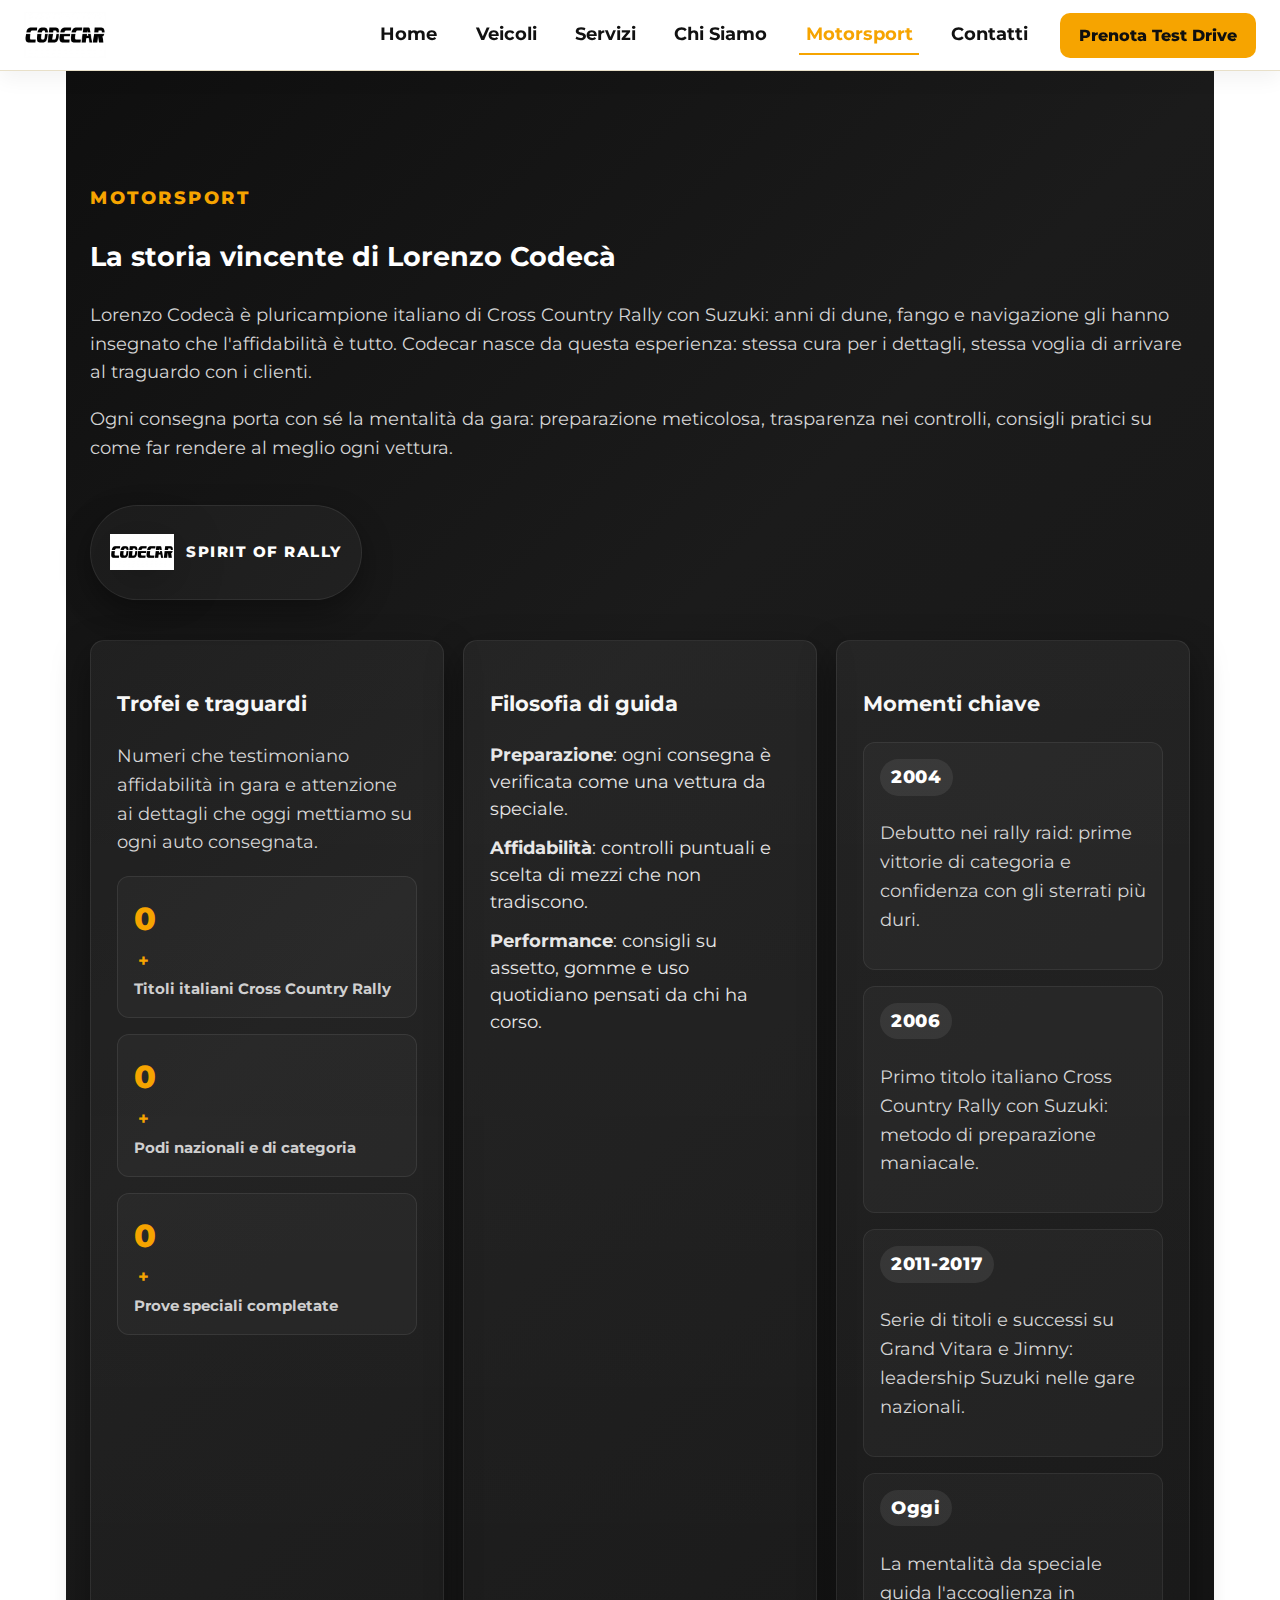
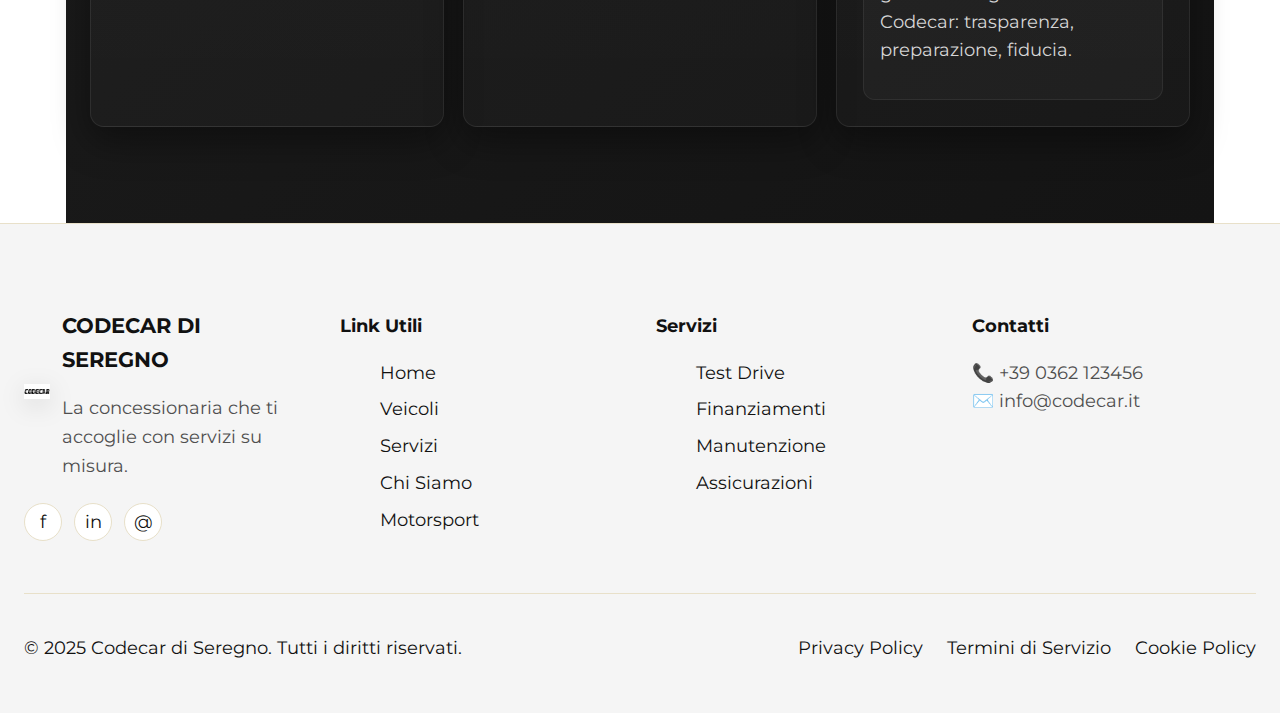
<file: motorsport.html>
<!DOCTYPE html>
<html lang="it">
<head>
    <meta charset="UTF-8">
    <meta name="viewport" content="width=device-width, initial-scale=1.0">
    <title>Codecar Motorsport</title>
    <link rel="stylesheet" href="styles.css?v=20251207">
    <link rel="preconnect" href="https://fonts.googleapis.com">
    <link rel="preconnect" href="https://fonts.gstatic.com" crossorigin>
    <link href="https://fonts.googleapis.com/css2?family=Montserrat:wght@400;500;600;700;800&display=swap" rel="stylesheet">
</head>
<body>
    <nav class="navbar">
        <div class="navbar-container">
            <a class="nav-logo" href="index.html#home" aria-label="Torna alla home">
                <picture>
                    <img src="codecar.jpg" alt="Logo Codecar Seregno" style="height:46px;vertical-align:middle;">
                </picture>
            </a>
            <div class="hamburger" id="hamburger">
                <span></span><span></span><span></span>
            </div>
            <ul class="nav-menu" id="navMenu">
                <li class="nav-item"><a href="index.html#home" class="nav-link">Home</a></li>
                <li class="nav-item"><a href="index.html#vehicles" class="nav-link">Veicoli</a></li>
                <li class="nav-item"><a href="index.html#services" class="nav-link">Servizi</a></li>
                <li class="nav-item"><a href="index.html#about" class="nav-link">Chi Siamo</a></li>
                <li class="nav-item"><a href="motorsport.html" class="nav-link active">Motorsport</a></li>
                <li class="nav-item"><a href="index.html#contact" class="nav-link">Contatti</a></li>
                <li class="nav-item"><a class="cta-btn" href="index.html#vehicles">Prenota Test Drive</a></li>
            </ul>
        </div>
    </nav>

    <main style="margin-top:70px;">
        <section class="motorsport-section">
            <div class="motorsport-hero">
                <div>
                    <p class="eyebrow">Motorsport</p>
                    <h2>La storia vincente di Lorenzo Codecà</h2>
                    <p>Lorenzo Codecà è pluricampione italiano di Cross Country Rally con Suzuki: anni di dune, fango e navigazione gli hanno insegnato che l'affidabilità è tutto. Codecar nasce da questa esperienza: stessa cura per i dettagli, stessa voglia di arrivare al traguardo con i clienti.</p>
                    <p>Ogni consegna porta con sé la mentalità da gara: preparazione meticolosa, trasparenza nei controlli, consigli pratici su come far rendere al meglio ogni vettura.</p>
                </div>
                <div class="motorsport-badge">
                    <picture>
                        <img src="codecar.jpg" alt="Codecar Motorsport" class="motorsport-logo">
                    </picture>
                    <span>Spirit of Rally</span>
                </div>
            </div>

            <div class="motorsport-grid">
                <div class="motorsport-card">
                    <h3>Trofei e traguardi</h3>
                    <p>Numeri che testimoniano affidabilità in gara e attenzione ai dettagli che oggi mettiamo su ogni auto consegnata.</p>
                    <div class="ms-counters">
                        <div class="ms-counter" data-target="9" data-label="Titoli italiani Cross Country Rally">
                            <span class="ms-counter-value">0</span><span class="ms-counter-suffix">+</span>
                            <small class="ms-counter-label">Titoli italiani Cross Country Rally</small>
                        </div>
                        <div class="ms-counter" data-target="50" data-label="Podi nazionali e di categoria">
                            <span class="ms-counter-value">0</span><span class="ms-counter-suffix">+</span>
                            <small class="ms-counter-label">Podi nazionali e di categoria</small>
                        </div>
                        <div class="ms-counter" data-target="180" data-label="Prove speciali completate">
                            <span class="ms-counter-value">0</span><span class="ms-counter-suffix">+</span>
                            <small class="ms-counter-label">Prove speciali completate</small>
                        </div>
                    </div>
                </div>

                <div class="motorsport-card">
                    <h3>Filosofia di guida</h3>
                    <ul class="ms-list">
                        <li><strong>Preparazione</strong>: ogni consegna è verificata come una vettura da speciale.</li>
                        <li><strong>Affidabilità</strong>: controlli puntuali e scelta di mezzi che non tradiscono.</li>
                        <li><strong>Performance</strong>: consigli su assetto, gomme e uso quotidiano pensati da chi ha corso.</li>
                    </ul>
                </div>

                <div class="motorsport-card">
                    <h3>Momenti chiave</h3>
                    <div class="ms-timeline">
                        <div class="ms-timeline-item">
                            <span class="ms-year">2004</span>
                            <p>Debutto nei rally raid: prime vittorie di categoria e confidenza con gli sterrati più duri.</p>
                        </div>
                        <div class="ms-timeline-item">
                            <span class="ms-year">2006</span>
                            <p>Primo titolo italiano Cross Country Rally con Suzuki: metodo di preparazione maniacale.</p>
                        </div>
                        <div class="ms-timeline-item">
                            <span class="ms-year">2011-2017</span>
                            <p>Serie di titoli e successi su Grand Vitara e Jimny: leadership Suzuki nelle gare nazionali.</p>
                        </div>
                        <div class="ms-timeline-item">
                            <span class="ms-year">Oggi</span>
                            <p>La mentalità da speciale guida l'accoglienza in Codecar: trasparenza, preparazione, fiducia.</p>
                        </div>
                    </div>
                </div>
            </div>
        </section>
    </main>

    <footer class="footer">
        <div class="footer-content">
            <div class="footer-section">
                <div class="footer-brand">
                    <picture>
                        <img src="codecar.jpg" alt="Logo Codecar" class="footer-logo">
                    </picture>
                    <div>
                        <h3>CODECAR DI SEREGNO</h3>
                        <p>La concessionaria che ti accoglie con servizi su misura.</p>
                    </div>
                </div>
                <div class="social-links">
                    <a href="#" class="social-link">f</a>
                    <a href="#" class="social-link">in</a>
                    <a href="#" class="social-link">@</a>
                </div>
            </div>
            <div class="footer-section">
                <h4>Link Utili</h4>
                <ul>
                    <li><a href="index.html#home">Home</a></li>
                    <li><a href="index.html#vehicles">Veicoli</a></li>
                    <li><a href="index.html#services">Servizi</a></li>
                    <li><a href="index.html#about">Chi Siamo</a></li>
                    <li><a href="motorsport.html">Motorsport</a></li>
                </ul>
            </div>
            <div class="footer-section">
                <h4>Servizi</h4>
                <ul>
                    <li><a href="#">Test Drive</a></li>
                    <li><a href="#">Finanziamenti</a></li>
                    <li><a href="#">Manutenzione</a></li>
                    <li><a href="#">Assicurazioni</a></li>
                </ul>
            </div>
            <div class="footer-section">
                <h4>Contatti</h4>
                <p>📞 +39 0362 123456<br>✉️ info@codecar.it</p>
            </div>
        </div>
        <div class="footer-bottom">
            <p>&copy; 2025 Codecar di Seregno. Tutti i diritti riservati.</p>
            <div class="footer-links">
                <a href="#">Privacy Policy</a>
                <a href="#">Termini di Servizio</a>
                <a href="#">Cookie Policy</a>
            </div>
        </div>
    </footer>

    <script src="script.js?v=20251207"></script>
</body>
</html>
</file>
<file: styles.css>
/* Codecar light theme – centrato e con font dinamico */
:root {
    --accent: #f6a400;
    --accent-light: #ffcf3f;
    --text: #111111;
    --muted: #4f4f4f;
    --bg: #ffffff;
    --border: #e8e0c9;
    --surface: #ffffff;
    --soft-surface: #f8f4e6;
    --shadow-soft: 0 12px 30px rgba(0, 0, 0, 0.08);
    --shadow-strong: 0 20px 60px rgba(0, 0, 0, 0.12);
    --radius: 12px;
    --transition: all 0.25s ease;
    --font-base: 'Montserrat', system-ui, -apple-system, sans-serif;
    --font-display: 'Montserrat', system-ui, -apple-system, sans-serif;
}

* { box-sizing: border-box; }

body {
    margin: 0;
    font-family: var(--font-base);
    font-size: 18px;
    background: var(--bg);
    color: var(--text);
    line-height: 1.6;
    -webkit-font-smoothing: antialiased;
    overflow-x: hidden;
    display: flex;
    flex-direction: column;
    align-items: center;
}

a {
    color: inherit;
    text-decoration: none;
    transition: var(--transition);
}

img { max-width: 100%; display: block; }

button { font: inherit; }

input, textarea, select {
    font-family: var(--font-base);
    font-size: 1rem;
}

h1, h2, h3, h4 { font-family: var(--font-display); }

.page-container {
    width: 100%;
    max-width: 1280px;
    margin: 0 auto;
    padding: 0 1.5rem;
}

.navbar,
.hero,
.motorsport-section,
.vehicles-section,
.services-section,
.about-section,
.contact-section,
.stats-section,
.footer {
    width: 100%;
}

/* ===== Navbar ===== */
.navbar {
    position: fixed;
    top: 0;
    left: 0;
    width: 100%;
    background: var(--bg);
    border-bottom: 1px solid var(--border);
    z-index: 1000;
    box-shadow: 0 8px 20px rgba(0,0,0,0.05);
}

.navbar-container {
    max-width: 1280px;
    margin: 0 auto;
    padding: 0 1.5rem;
    height: 70px;
    display: flex;
    align-items: center;
    justify-content: space-between;
    gap: 1.5rem;
}

.nav-logo {
    display: flex;
    align-items: center;
    color: var(--text);
    gap: 0.25rem;
}

.logo-text { display: none !important; }

.nav-menu {
    display: flex;
    align-items: center;
    gap: 1.6rem;
    list-style: none;
}

.nav-link {
    color: var(--text);
    font-weight: 700;
    font-size: 1.1rem;
    padding: 0.65rem 0.4rem;
    position: relative;
    transition: var(--transition);
}

.nav-link::after {
    content: '';
    position: absolute;
    left: 0;
    bottom: 0;
    width: 0;
    height: 2px;
    background: var(--accent);
    transition: var(--transition);
}

.nav-link:active,
.nav-link.active {
    color: var(--accent);
}

.nav-link.active::after {
    width: 100%;
}

.nav-link:hover,
.nav-link:focus-visible {
    color: var(--text);
}

.nav-link:hover::after,
.nav-link:focus-visible::after {
    width: 100%;
}

.hamburger {
    display: none;
    flex-direction: column;
    gap: 6px;
    cursor: pointer;
}

.hamburger span {
    width: 26px;
    height: 3px;
    background: var(--text);
    transition: var(--transition);
}

/* ===== Buttons ===== */
.btn {
    border: none;
    cursor: pointer;
    padding: 12px 20px;
    border-radius: 10px;
    font-weight: 800;
    letter-spacing: 0.01em;
    transition: var(--transition);
    box-shadow: var(--shadow-soft);
}

.btn-primary {
    background: linear-gradient(135deg, var(--accent), var(--accent-light));
    color: #0f0f0f;
}

.btn-primary:hover {
    transform: translateY(-2px);
    box-shadow: var(--shadow-strong);
}

.btn-secondary {
    background: var(--bg);
    color: var(--text);
    border: 1px solid var(--border);
}

.btn-secondary:hover {
    transform: translateY(-2px);
    border-color: var(--accent);
}

.cta-btn {
    background: var(--accent);
    color: #0f0f0f;
    padding: 12px 18px;
    border-radius: 10px;
    border: 1px solid transparent;
    font-weight: 800;
    font-size: 1rem;
    transition: var(--transition);
}

.cta-btn:hover { box-shadow: var(--shadow-soft); }

/* ===== Hero ===== */
.hero {
    margin-top: 70px;
    min-height: calc(100vh - 70px);
    display: flex;
    align-items: center;
    justify-content: center;
    position: relative;
    overflow: hidden;
    padding: 3rem 1.5rem 4rem;
    background: #000 url('hero-codecar.jpg') center/cover no-repeat;
}

.hero-background { position: absolute; inset: 0; pointer-events: none; display: none; }

.gradient-blur {
    position: absolute;
    width: 620px;
    height: 620px;
    background: radial-gradient(circle, rgba(246,164,0,0.2) 0%, transparent 65%);
    border-radius: 50%;
    top: -80px;
    right: -80px;
    animation: float 9s ease-in-out infinite;
}

@keyframes float {
    0%, 100% { transform: translateY(0) translateX(0); }
    50% { transform: translateY(-24px) translateX(20px); }
}

.hero-content {
    position: relative;
    z-index: 5;
    text-align: center;
    max-width: 900px;
    display: flex;
    align-items: center;
    justify-content: center;
}

.hero-brand {
    display: flex;
    flex-direction: column;
    align-items: center;
    gap: 0.35rem;
    margin-bottom: 0;
}

.hero-logo-wrapper {
    position: relative;
    display: inline-flex;
    padding: 1rem 1.5rem;
    overflow: visible;
}

.hero-logo-wrapper::before {
    content: '';
    position: absolute;
    inset: 20% -24% 40% -32%;
    background: linear-gradient(120deg, rgba(246,164,0,0) 0%, rgba(246,164,0,0.5) 35%, rgba(255,207,63,0.65) 65%, rgba(246,164,0,0) 100%);
    filter: blur(24px);
    opacity: 0;
    transform: translateX(-25%);
    pointer-events: none;
    animation: logoTrailSweep 1.2s ease-out 0.2s forwards;
}

.hero-logo-wrapper::after {
    content: '';
    position: absolute;
    inset: 12% 6% 8% 6%;
    border-radius: 28px;
    background: radial-gradient(circle at 20% 50%, rgba(246,164,0,0.18), transparent 55%);
    filter: blur(18px);
    opacity: 0.6;
    pointer-events: none;
    transition: var(--transition);
}

.hero-logo-main {
    width: min(560px, 86vw);
    filter: drop-shadow(0 12px 26px rgba(0,0,0,0.2));
    animation: heroLogoPulse 5.5s ease-in-out infinite, heroLogoEnter 0.9s cubic-bezier(0.2, 0.9, 0.3, 1.1) 0.05s both;
    transform: translateY(var(--logo-shift, 0px)) rotate(var(--logo-tilt, 0deg)) scale(var(--logo-scale, 1));
    transition: transform 0.25s ease, filter 0.25s ease;
}

.hero-logo-main.hovered {
    filter: drop-shadow(0 18px 32px rgba(0,0,0,0.25));
}

.hero-logo-wrapper:hover::after { opacity: 0.85; }

.logo-splash { position: relative; display: inline-block; margin-bottom: 1.5rem; padding: 0.5rem 1rem; overflow: hidden; }

.logo-reveal {
    font-family: var(--font-display);
    font-size: clamp(2.6rem, 8vw, 4.6rem);
    font-weight: 800;
    letter-spacing: 0.08em;
    background: linear-gradient(90deg, var(--accent) 0%, var(--accent-light) 100%);
    -webkit-background-clip: text;
    background-clip: text;
    color: transparent;
    filter: drop-shadow(0 10px 20px rgba(0,0,0,0.12));
    opacity: 0;
    animation: revealLogo 1s ease 0.5s forwards;
    text-transform: uppercase;
}

.logo-trail {
    position: absolute;
    top: 50%;
    left: -25%;
    width: 25%;
    height: 8px;
    background: linear-gradient(90deg, transparent 0%, var(--accent) 40%, var(--accent-light) 100%);
    border-radius: 999px;
    filter: blur(1px);
    transform: translateY(-50%);
    animation: driveAcross 1.1s ease-out forwards;
}

@keyframes driveAcross {
    0% { left: -25%; opacity: 0; }
    20% { opacity: 1; }
    70% { left: 90%; opacity: 1; }
    100% { left: 120%; opacity: 0; }
}

@keyframes revealLogo {
    0% { opacity: 0; clip-path: inset(0 100% 0 0); }
    100% { opacity: 1; clip-path: inset(0 0 0 0); }
}

.hero-title {
    font-size: clamp(2.6rem, 8vw, 4rem);
    margin-bottom: 1.25rem;
    color: var(--text);
}

.hero-subtitle {
    font-size: 1.25rem;
    color: var(--muted);
    margin-bottom: 2.6rem;
    line-height: 1.8;
}

.hero-buttons { display: flex; gap: 1rem; justify-content: center; flex-wrap: wrap; }

@keyframes heroLogoPulse {
    0%, 100% { transform: scale(1); }
    30% { transform: scale(1.02); }
    60% { transform: scale(0.99); }
}

.hero-car-glow {
    position: absolute;
    inset: 12% 0 0 0;
    background: radial-gradient(circle at 50% 60%, rgba(246,164,0,0.22) 0%, transparent 55%);
    filter: blur(24px);
    opacity: 0.9;
    transform: scale(0.9);
    animation: glowPulse 4.4s ease-in-out infinite;
}

@keyframes driveIn {
    0% { opacity: 0; transform: translateX(-70px) scale(0.94); }
    60% { opacity: 1; transform: translateX(6px) scale(1.02); }
    100% { opacity: 1; transform: translateX(0) scale(1); }
}

@keyframes hoverFloat {
    0%, 100% { transform: translateX(0) translateY(0); }
    50% { transform: translateX(4px) translateY(-6px); }
}

@keyframes logoTrailSweep {
    0% { opacity: 0; transform: translateX(-28%); filter: blur(28px); }
    30% { opacity: 0.8; }
    65% { opacity: 0.4; }
    100% { opacity: 0; transform: translateX(48%); filter: blur(16px); }
}

@keyframes heroLogoEnter {
    0% { opacity: 0; transform: translateY(22px) scale(0.96); }
    60% { opacity: 1; transform: translateY(-6px) scale(1.02); }
    100% { opacity: 1; transform: translateY(0) scale(1); }
}

@keyframes glowPulse {
    0%, 100% { opacity: 0.9; transform: scale(0.9); }
    50% { opacity: 0.5; transform: scale(1.02); }
}

.hero-drive { position: relative; width: 100%; height: 100%; overflow: visible; }
.hero-car-glow {
    position: absolute;
    inset: 12% 0 0 0;
    background: radial-gradient(circle at 50% 60%, rgba(246,164,0,0.22) 0%, transparent 55%);
    filter: blur(24px);
    opacity: 0.9;
    transform: scale(0.9);
    animation: glowPulse 4.4s ease-in-out infinite;
}
.hero-car-icon {
    position: absolute;
    top: 42%;
    left: -20%;
    font-size: 2.8rem;
    filter: drop-shadow(0 14px 20px rgba(0,0,0,0.18));
    animation: heroCarRun 6s ease-in-out infinite;
}
.hero-logo-dynamic {
    position: absolute;
    right: 6%;
    top: 14%;
    width: 88%;
    max-height: 100%;
    object-fit: contain;
    opacity: 0;
    transform: scale(0.94);
    filter: drop-shadow(0 25px 40px rgba(0,0,0,0.18));
    animation: heroLogoReveal 6s ease-in-out infinite;
    animation-delay: 0.6s;
}

@keyframes heroCarRun {
    0% { transform: translateX(-25%) translateY(-6%) rotate(-2deg); opacity: 0; }
    10% { opacity: 1; }
    45% { transform: translateX(40%) translateY(-2%) rotate(1deg); opacity: 1; }
    70% { transform: translateX(95%) translateY(0) rotate(-1deg); opacity: 1; }
    100% { transform: translateX(130%) translateY(4%) rotate(2deg); opacity: 0; }
}

@keyframes heroLogoReveal {
    0%, 45% { opacity: 0; transform: scale(0.94) translateY(6px); }
    55% { opacity: 1; transform: scale(1.02) translateY(0); }
    75% { opacity: 1; transform: scale(1); }
    100% { opacity: 0; transform: scale(0.98) translateY(4px); }
}

/* ===== Sections ===== */
.section-header {
    text-align: center;
    margin-bottom: 3.5rem;
}

.section-header h2 {
    font-size: clamp(2rem, 4vw, 3rem);
    margin-bottom: 0.8rem;
    color: var(--text);
}

.section-header p {
    font-size: 1.15rem;
    color: var(--muted);
}

.vehicles-section,
.services-section,
.about-section,
.contact-section {
    padding: 6rem 1.5rem;
}

.vehicles-section,
.services-section,
.about-section,
.contact-section,
.stats-section,
.footer-content,
.footer-bottom,
.navbar-container {
    width: 100%;
    max-width: 1280px;
    margin: 0 auto;
}

/* ===== Vehicles ===== */
.vehicles-section { background: var(--bg); }

.filter-buttons {
    display: flex;
    justify-content: center;
    gap: 0.8rem;
    margin-bottom: 2.5rem;
    flex-wrap: wrap;
}

.filter-btn {
    padding: 10px 20px;
    border: 1.5px solid var(--border);
    background: var(--bg);
    color: var(--text);
    border-radius: 999px;
    cursor: pointer;
    transition: var(--transition);
    font-weight: 700;
    font-size: 0.95rem;
}

.filter-btn:hover,
.filter-btn.active {
    background: var(--accent);
    border-color: var(--accent);
    color: #0f0f0f;
    transform: translateY(-2px);
}

.vehicles-grid {
    display: flex;
    flex-direction: column;
    gap: 1rem;
}

.vehicle-card {
    background: var(--surface);
    border: 1px solid var(--border);
    border-radius: 12px;
    overflow: hidden;
    position: relative;
    transition: transform 0.25s ease, box-shadow 0.25s ease, border-color 0.25s ease;
    box-shadow: 0 10px 24px rgba(0,0,0,0.05);
    cursor: pointer;
    --tilt-x: 0deg;
    --tilt-y: 0deg;
    transform: translateY(0) rotateX(var(--tilt-y)) rotateY(var(--tilt-x));
    will-change: transform;
    display: grid;
    grid-template-columns: minmax(260px, 32%) 1fr 170px;
    gap: 1rem;
    align-items: stretch;
    padding: 0.9rem 1rem;
}

.vehicle-card:hover {
    transform: translateY(-6px) scale(1.01) rotateX(var(--tilt-y)) rotateY(var(--tilt-x));
    box-shadow: var(--shadow-strong);
    border-color: var(--accent);
}

.vehicle-thumb { display: flex; grid-area: thumb; }

.vehicle-thumb-media {
    position: relative;
    width: 100%;
    min-height: 210px;
    background: linear-gradient(135deg, #f8f5ea 0%, #ffffff 100%);
    border-radius: 10px;
    overflow: hidden;
}

.vehicle-thumb img {
    width: 100%;
    height: 100%;
    object-fit: cover;
    transition: opacity 0.35s ease;
    image-rendering: auto;
}

.vehicle-card:hover .vehicle-thumb img { opacity: 0.96; }

.vehicle-badge {
    position: absolute;
    top: 0.75rem;
    left: 0.75rem;
    background: var(--accent);
    color: #0f0f0f;
    padding: 6px 12px;
    border-radius: 20px;
    font-size: 0.8rem;
    font-weight: 800;
    box-shadow: 0 8px 18px rgba(246,164,0,0.28);
}

.vehicle-badge.used-badge {
    background: #4ecdc4;
    color: #0f0f0f;
}

.vehicle-counter {
    position: absolute;
    bottom: 0.75rem;
    right: 0.75rem;
    padding: 6px 10px;
    background: rgba(0,0,0,0.7);
    color: #fff;
    border-radius: 12px;
    font-weight: 700;
    font-size: 0.85rem;
}
.vehicle-main {
    display: grid;
    gap: 0.85rem;
    padding: 0.4rem 0.2rem;
    grid-area: main;
}

.vehicle-header h3 {
    font-size: 1.2rem;
    color: var(--text);
    margin: 0 0 0.2rem;
}

.vehicle-type {
    color: #555555;
    font-size: 0.95rem;
    margin: 0;
}

.vehicle-spec-grid {
    display: grid;
    grid-template-columns: repeat(auto-fit, minmax(180px, 1fr));
    gap: 0.5rem 1rem;
}

.spec-row {
    display: flex;
    justify-content: space-between;
    gap: 0.6rem;
    padding: 0.55rem 0.65rem;
    background: var(--soft-surface);
    border-radius: 10px;
    border: 1px solid var(--border);
}

.spec-row-label {
    font-weight: 800;
    font-size: 0.9rem;
    color: var(--text);
}

.spec-row-value {
    color: var(--muted);
    font-weight: 600;
}

.vehicle-price-block {
    display: flex;
    flex-direction: column;
    align-items: flex-start;
    justify-content: center;
    gap: 0.6rem;
    padding: 0.4rem;
    min-width: 160px;
    grid-area: price;
}

.price {
    font-size: 1.7rem;
    font-weight: 800;
    color: #0f0f0f;
}

.btn-view {
    width: 100%;
    justify-content: center;
    text-align: center;
}

.vehicles-status {
    margin-top: 1.2rem;
    color: #1f1f1f;
    font-weight: 600;
    text-align: center;
}

/* ===== Services ===== */
.services-section { background: var(--soft-surface); border-top: 1px solid var(--border); border-bottom: 1px solid var(--border); }

.services-grid {
    display: grid;
    grid-template-columns: repeat(auto-fit, minmax(260px, 1fr));
    gap: 1.5rem;
}

.service-card {
    background: var(--surface);
    padding: 2rem;
    border-radius: 12px;
    border: 1px solid var(--border);
    transition: var(--transition);
    text-align: center;
    box-shadow: 0 8px 20px rgba(0,0,0,0.05);
    cursor: pointer;
    aspect-ratio: 1 / 1;
    display: flex;
    flex-direction: column;
    justify-content: center;
    align-items: center;
    gap: 0.6rem;
}

.service-card:hover {
    transform: translateY(-4px) scale(1.01);
    border-color: var(--accent);
    box-shadow: var(--shadow-soft);
}

.service-card:focus-visible {
    outline: 2px solid var(--accent);
    outline-offset: 3px;
}

.service-icon { font-size: 2.2rem; margin-bottom: 0.75rem; }
.service-card h3 { margin-bottom: 0.75rem; font-size: 1.3rem; }

.service-card p { margin-bottom: 1.2rem; color: var(--muted); font-size: 1.05rem; }

.service-link {
    color: var(--text);
    font-weight: 700;
    display: inline-flex;
    align-items: center;
    gap: 0.4rem;
    transition: var(--transition);
}

.service-link:hover { color: var(--accent); transform: translateY(-2px); }

/* ===== Stats ===== */
.stats-section {
    padding: 4.5rem 1.5rem;
    display: grid;
    grid-template-columns: repeat(auto-fit, minmax(200px, 1fr));
    gap: 1rem;
    background: var(--bg);
}

.stat {
    background: var(--soft-surface);
    padding: 1.8rem;
    border: 1px solid var(--border);
    border-radius: 12px;
    text-align: center;
    transition: var(--transition);
}

.stat:hover { border-color: var(--accent); box-shadow: var(--shadow-soft); }

.stat h3 { font-size: 2.1rem; color: var(--text); margin-bottom: 0.4rem; }
.stat p { color: var(--muted); font-weight: 600; font-size: 1.05rem; }

/* ===== About ===== */
.about-section {
    background: var(--surface);
    display: grid;
    grid-template-columns: repeat(auto-fit, minmax(280px, 1fr));
    gap: 2.5rem;
    align-items: center;
}

.about-content h2 { font-size: clamp(2rem, 4vw, 2.6rem); margin-bottom: 1.4rem; }
.about-content p { margin-bottom: 1.2rem; color: var(--muted); font-size: 1.05rem; }
.about-buttons { display: flex; gap: 1rem; flex-wrap: wrap; margin-top: 1rem; }

.about-image {
    border-radius: 14px;
    overflow: hidden;
    box-shadow: var(--shadow-strong);
}

.about-image img { width: 100%; height: 100%; object-fit: cover; transition: transform 0.4s ease; }
.about-image:hover img { transform: scale(1.04); }

/* ===== Motorsport ===== */
.motorsport-section { background: linear-gradient(135deg, #0f0f0f 0%, #1b1b1b 40%, #141414 100%); color: #f7f7f7; padding: 6rem 1.5rem; }
.motorsport-section .eyebrow { text-transform: uppercase; letter-spacing: 0.14em; color: var(--accent); font-weight: 800; margin-bottom: 0.6rem; }
.motorsport-section h2 { color: #ffffff; }
.motorsport-section p { color: #d6d6d6; }
.motorsport-section .note { color: #ffcf3f; font-weight: 700; margin-top: 0.4rem; }

.motorsport-hero { display: flex; justify-content: space-between; gap: 1.5rem; align-items: center; flex-wrap: wrap; margin: 0 auto 2.5rem; max-width: 1100px; }
.motorsport-badge { display: inline-flex; align-items: center; gap: 0.75rem; padding: 0.9rem 1.2rem; background: rgba(255, 255, 255, 0.04); border: 1px solid rgba(255, 255, 255, 0.08); border-radius: 999px; box-shadow: 0 12px 30px rgba(0,0,0,0.35); }
.motorsport-logo { width: 64px; height: 64px; object-fit: contain; filter: drop-shadow(0 10px 24px rgba(0,0,0,0.25)); }
.motorsport-badge span { text-transform: uppercase; letter-spacing: 0.1em; font-weight: 800; font-size: 0.95rem; color: #ffffff; }

.motorsport-grid { display: grid; grid-template-columns: repeat(auto-fit, minmax(260px, 1fr)); gap: 1.2rem; max-width: 1100px; margin: 0 auto; }
.motorsport-card { background: linear-gradient(180deg, rgba(255,255,255,0.05) 0%, rgba(255,255,255,0.02) 100%); border: 1px solid rgba(255,255,255,0.08); border-radius: 14px; padding: 1.6rem; box-shadow: 0 14px 36px rgba(0,0,0,0.4); }
.ms-counters { display: grid; grid-template-columns: repeat(auto-fit, minmax(160px, 1fr)); gap: 1rem; margin-top: 1.2rem; }
.ms-counter { background: rgba(255,255,255,0.03); border: 1px solid rgba(255,255,255,0.08); border-radius: 12px; padding: 1rem; display: grid; gap: 0.15rem; }
.ms-counter-value { font-size: 2rem; font-weight: 800; color: var(--accent); }
.ms-counter-suffix { font-size: 1.1rem; margin-left: 4px; color: var(--accent); font-weight: 700; }
.ms-counter-label { color: #cfcfcf; font-weight: 700; }
.ms-list { list-style: none; display: grid; gap: 0.75rem; margin-top: 1rem; padding-left: 0; }
.ms-list li { line-height: 1.5; color: #e7e7e7; }
.ms-timeline { display: grid; gap: 1rem; margin-top: 1.2rem; }
.ms-timeline-item { padding: 1rem; border-radius: 12px; background: rgba(255,255,255,0.03); border: 1px solid rgba(255,255,255,0.07); }
.ms-year { display: inline-flex; align-items: center; gap: 0.4rem; padding: 0.25rem 0.7rem; border-radius: 999px; background: rgba(255,255,255,0.08); color: #ffffff; font-weight: 800; letter-spacing: 0.04em; margin-bottom: 0.35rem; }

@media (max-width: 768px) {
    .motorsport-hero { flex-direction: column; align-items: flex-start; }
}

/* ===== Contact ===== */
.contact-section { background: var(--soft-surface); border-top: 1px solid var(--border); }

.contact-content {
    display: grid;
    grid-template-columns: repeat(auto-fit, minmax(280px, 1fr));
    gap: 2rem;
    margin-top: 3rem;
}

.contact-info {
    display: grid;
    grid-template-columns: repeat(auto-fit, minmax(200px, 1fr));
    gap: 1rem;
}

.info-card {
    background: var(--surface);
    padding: 1.6rem;
    border-radius: 12px;
    border: 1px solid var(--border);
    transition: var(--transition);
    box-shadow: 0 8px 20px rgba(0,0,0,0.05);
}

.info-card:hover { transform: translateY(-3px); border-color: var(--accent); box-shadow: var(--shadow-soft); }

.info-icon { font-size: 2rem; margin-bottom: 0.6rem; }
.info-card h3 { margin-bottom: 0.35rem; }

.contact-form {
    background: var(--surface);
    padding: 1.6rem;
    border-radius: 12px;
    border: 1px solid var(--border);
    display: flex;
    flex-direction: column;
    gap: 1rem;
    box-shadow: 0 8px 20px rgba(0,0,0,0.05);
}

.form-group { display: flex; flex-direction: column; gap: 0.4rem; }

.form-group input,
.form-group textarea,
.form-group select {
    padding: 12px;
    border: 1px solid var(--border);
    border-radius: 8px;
    background: var(--bg);
    color: var(--text);
    font-family: inherit;
    transition: var(--transition);
}

.form-group textarea { resize: vertical; min-height: 140px; }

.form-group input:focus,
.form-group textarea:focus,
.form-group select:focus {
    outline: none;
    border-color: var(--accent);
    box-shadow: 0 0 0 4px rgba(246,164,0,0.15);
}

/* ===== Footer ===== */
.footer { background: #f5f5f5; color: var(--text); padding: 4rem 1.5rem 2rem; border-top: 1px solid var(--border); }

.footer-content {
    display: grid;
    grid-template-columns: repeat(auto-fit, minmax(240px, 1fr));
    gap: 2rem;
}

.footer-section h3,
.footer-section h4 { margin-bottom: 0.8rem; color: var(--text); }

.footer-section p { margin-bottom: 0.9rem; color: var(--muted); }

.footer-section ul { list-style: none; display: grid; gap: 0.5rem; }

.footer-section a:hover { color: var(--accent); }

.footer-brand { display: flex; gap: 0.75rem; align-items: center; }
.footer-logo { width: 52px; height: 52px; object-fit: contain; filter: drop-shadow(0 6px 12px rgba(0,0,0,0.12)); }

.social-links { display: flex; gap: 0.75rem; margin-top: 0.5rem; }

.social-link {
    width: 38px;
    height: 38px;
    display: flex;
    align-items: center;
    justify-content: center;
    background: var(--bg);
    border: 1px solid var(--border);
    border-radius: 50%;
    transition: var(--transition);
}

.social-link:hover { background: var(--accent); border-color: var(--accent); transform: translateY(-2px); color: #0f0f0f; }

.footer-bottom {
    border-top: 1px solid var(--border);
    padding-top: 1.4rem;
    display: flex;
    justify-content: space-between;
    align-items: center;
    flex-wrap: wrap;
    gap: 1rem;
    margin-top: 2.5rem;
}

.footer-links { display: flex; gap: 1.5rem; }

/* ===== Modal ===== */
.modal {
    display: none;
    position: fixed;
    inset: 0;
    width: 100%;
    height: 100%;
    background: rgba(0,0,0,0.65);
    z-index: 2000;
    justify-content: center;
    align-items: center;
    animation: fadeIn 0.25s ease;
}

.modal.active { display: flex; }

.modal-content {
    background: var(--surface);
    padding: 1.8rem;
    border-radius: 12px;
    max-width: 1180px;
    width: 95%;
    position: relative;
    border: 1px solid var(--border);
    box-shadow: var(--shadow-strong);
    animation: slideIn 0.35s ease;
}

@keyframes slideIn {
    from { opacity: 0; transform: translateY(-40px); }
    to { opacity: 1; transform: translateY(0); }
}

.modal-close {
    position: absolute;
    top: 0.8rem;
    right: 0.8rem;
    background: none;
    border: none;
    font-size: 1.8rem;
    color: var(--text);
    cursor: pointer;
    transition: var(--transition);
}

.modal-close:hover { color: var(--accent); }

.modal-content h2 { margin-bottom: 1.4rem; }
.modal-form { display: flex; flex-direction: column; gap: 1rem; }

.vehicle-modal { max-width: 1180px; }
.vehicle-modal-body { display: grid; grid-template-columns: 1.2fr 0.8fr; gap: 1.2rem; align-items: start; }
.vehicle-modal-left { display: grid; gap: 0.8rem; }
.vehicle-modal-main { position: relative; border-radius: 12px; overflow: hidden; background: #0f0f0f; min-height: 320px; }
.vehicle-modal-main img { width: 100%; height: 100%; object-fit: contain; display: block; background: #0f0f0f; }
.vehicle-modal-thumbs { display: grid; grid-template-columns: repeat(auto-fit, minmax(90px, 1fr)); gap: 0.6rem; }
.thumb-btn { border: 2px solid transparent; border-radius: 10px; padding: 0; overflow: hidden; background: #fff; cursor: pointer; transition: var(--transition); }
.thumb-btn img { width: 100%; height: 90px; object-fit: cover; display: block; }
.thumb-btn.active, .thumb-btn:focus-visible { border-color: var(--accent); outline: none; }
.gallery-nav { position: absolute; top: 50%; transform: translateY(-50%); background: rgba(0,0,0,0.35); color: #fff; border: none; width: 42px; height: 42px; border-radius: 50%; display: grid; place-items: center; cursor: pointer; transition: var(--transition); }
.gallery-nav:hover { background: rgba(0,0,0,0.6); }
.gallery-nav.prev { left: 10px; }
.gallery-nav.next { right: 10px; }
.vehicle-modal-right { display: grid; gap: 1rem; align-self: stretch; }
.vehicle-modal-header h2 { margin: 0; font-size: 1.4rem; }
.vehicle-modal-header p { color: var(--text-soft); margin: 0; }
.vehicle-modal-specs { display: grid; grid-template-columns: repeat(auto-fit, minmax(180px, 1fr)); gap: 0.35rem 0.75rem; }
.vehicle-modal-specs .spec-row { display: flex; justify-content: space-between; gap: 0.8rem; padding: 10px 12px; border-bottom: 1px solid var(--border); font-size: 0.95rem; }
.vehicle-modal-specs .spec-row-label { font-weight: 800; color: var(--text); }
.vehicle-modal-specs .spec-row-value { color: var(--muted); font-weight: 600; }
.vehicle-modal-price { display: flex; gap: 0.8rem; align-items: center; }
.vehicle-modal-price span { font-size: 1.6rem; font-weight: 800; color: var(--text); }
.vehicle-modal-price a { min-width: 160px; justify-content: center; }
.vehicle-modal-price-pill { position: absolute; top: 14px; right: 14px; background: var(--accent); color: #0f0f0f; padding: 8px 14px; border-radius: 999px; font-weight: 800; box-shadow: 0 10px 24px rgba(0,0,0,0.25); }
.contact-panel { display: grid; gap: 0.6rem; background: #0f4b87; color: #ffffff; padding: 1rem; border-radius: 12px; }
.contact-panel-title { margin: 0; font-weight: 800; color: #ffffff; }
.contact-panel input,
.contact-panel textarea { width: 100%; border: none; border-radius: 8px; padding: 10px; font: inherit; }
.contact-panel input:focus,
.contact-panel textarea:focus { outline: 2px solid var(--accent); }
.contact-panel .consent { display: flex; gap: 0.5rem; font-size: 0.9rem; align-items: flex-start; color: #e9e9e9; }
.contact-panel .consent input { width: auto; }

.vehicle-modal-options { padding: 0.4rem 0; display: grid; gap: 0.6rem; }
.vehicle-modal-options h3 { margin: 0; font-size: 1.05rem; }
.options-grid { display: grid; grid-template-columns: repeat(auto-fit, minmax(220px, 1fr)); gap: 0.45rem 0.8rem; }
.option-item { padding: 8px 10px; border-radius: 10px; border: 1px solid var(--border); background: var(--soft-surface); font-weight: 600; color: var(--text); opacity: 0; transform: translateY(10px); animation: optionFade 0.35s ease forwards; }
.option-item.empty { opacity: 0.7; text-align: center; }

@keyframes optionFade {
    to { opacity: 1; transform: translateY(0); }
}

@media (max-width: 768px) {
    .vehicle-modal { max-width: 92vw; }
    .vehicle-modal-body { grid-template-columns: 1fr; }
    .vehicle-modal-price { flex-wrap: wrap; }
    .options-grid { grid-template-columns: repeat(auto-fit, minmax(160px, 1fr)); }
}

/* ===== Responsive ===== */
@media (max-width: 992px) {
    .nav-menu {
        position: fixed;
        top: 70px;
        left: -100%;
        flex-direction: column;
        background: var(--bg);
        width: 100%;
        text-align: center;
        gap: 1rem;
        padding: 1.5rem 0 2rem;
        transition: left 0.3s ease;
        border-bottom: 1px solid var(--border);
    }

    .nav-menu.active { left: 0; }

    .hamburger { display: flex; }

    .hero { padding: 3rem 1.25rem 4rem; }
    .hero-visual { position: relative; right: 0; bottom: 0; margin-top: 2rem; width: 90%; }
    .hero { flex-direction: column; }
}

@media (max-width: 768px) {
    .navbar-container { padding: 0 1rem; }
    .btn { width: 100%; max-width: 320px; justify-content: center; }
    .hero-buttons { flex-direction: column; align-items: center; }
    .section-header { margin-bottom: 2.5rem; }
    .vehicles-grid { grid-template-columns: 1fr; }
    .services-grid { grid-template-columns: 1fr; }
    .contact-info { grid-template-columns: 1fr; }
    .about-section { grid-template-columns: 1fr; }
    .footer-bottom { flex-direction: column; align-items: flex-start; }
    .footer-links { flex-direction: column; gap: 0.75rem; }
}

/* ===== Utility ===== */
.fade-in { opacity: 0; transform: translateY(30px); transition: var(--transition); }
.fade-in.visible { opacity: 1; transform: translateY(0); }

.vehicle-card.fade-in {
    opacity: 0;
    transform: translateY(26px) scale(0.99);
    transition: transform 0.55s cubic-bezier(0.2, 0.8, 0.25, 1), opacity 0.55s ease;
}

.vehicle-card.fade-in.visible {
    opacity: 1;
    transform: translateY(0) scale(1) rotateX(var(--tilt-y)) rotateY(var(--tilt-x));
}

@media (max-width: 1024px) {
    .vehicle-card {
        grid-template-columns: minmax(220px, 38%) 1fr;
        grid-template-areas:
            "thumb main"
            "price price";
    }

    .vehicle-price-block { grid-area: price; flex-direction: row; align-items: center; }
}

@media (max-width: 720px) {
    .vehicle-card {
        grid-template-columns: 1fr;
        grid-template-areas:
            "thumb"
            "main"
            "price";
        padding: 0.8rem;
    }

    .vehicle-thumb-media { min-height: 200px; }
    .vehicle-price-block { align-items: flex-start; }
    .vehicle-spec-grid { grid-template-columns: repeat(auto-fit, minmax(160px, 1fr)); }
}

@media print {
    .navbar,
    .modal,
    .cta-btn {
        display: none;
    }
}
</file>
